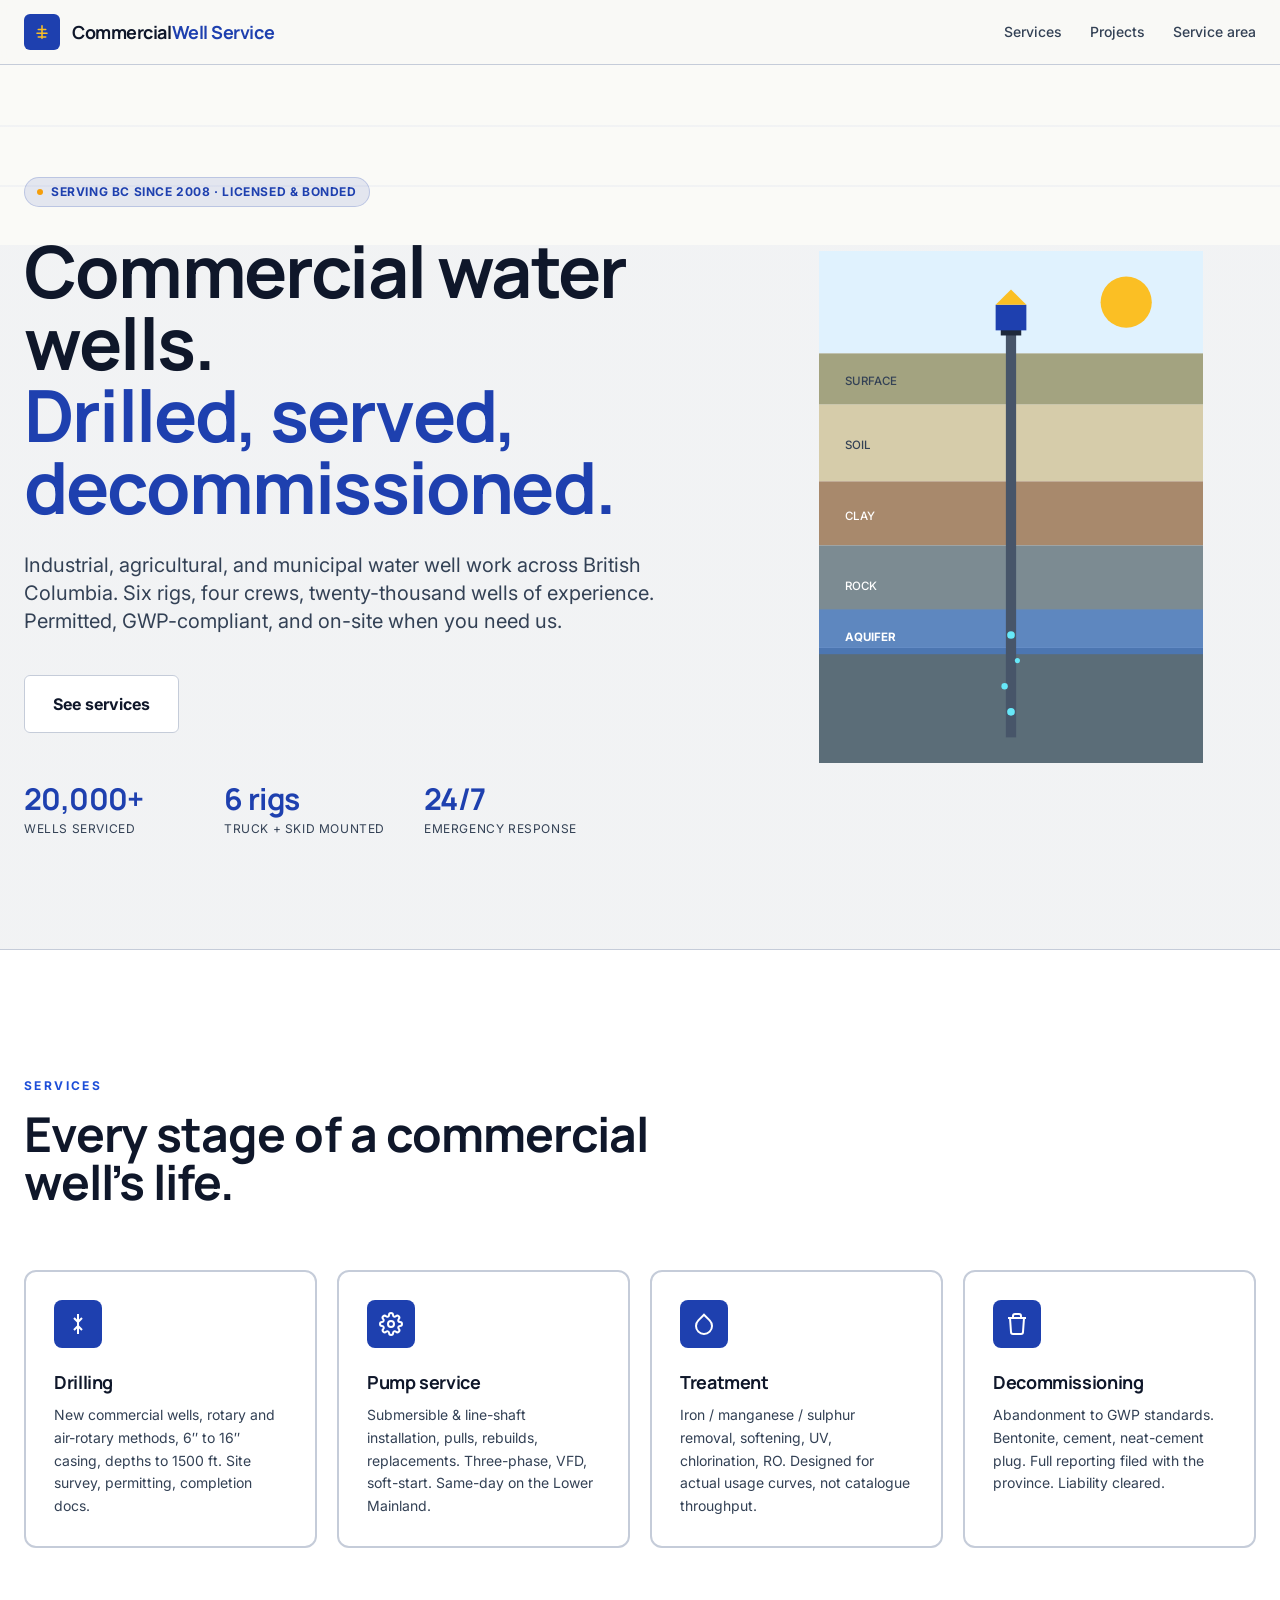
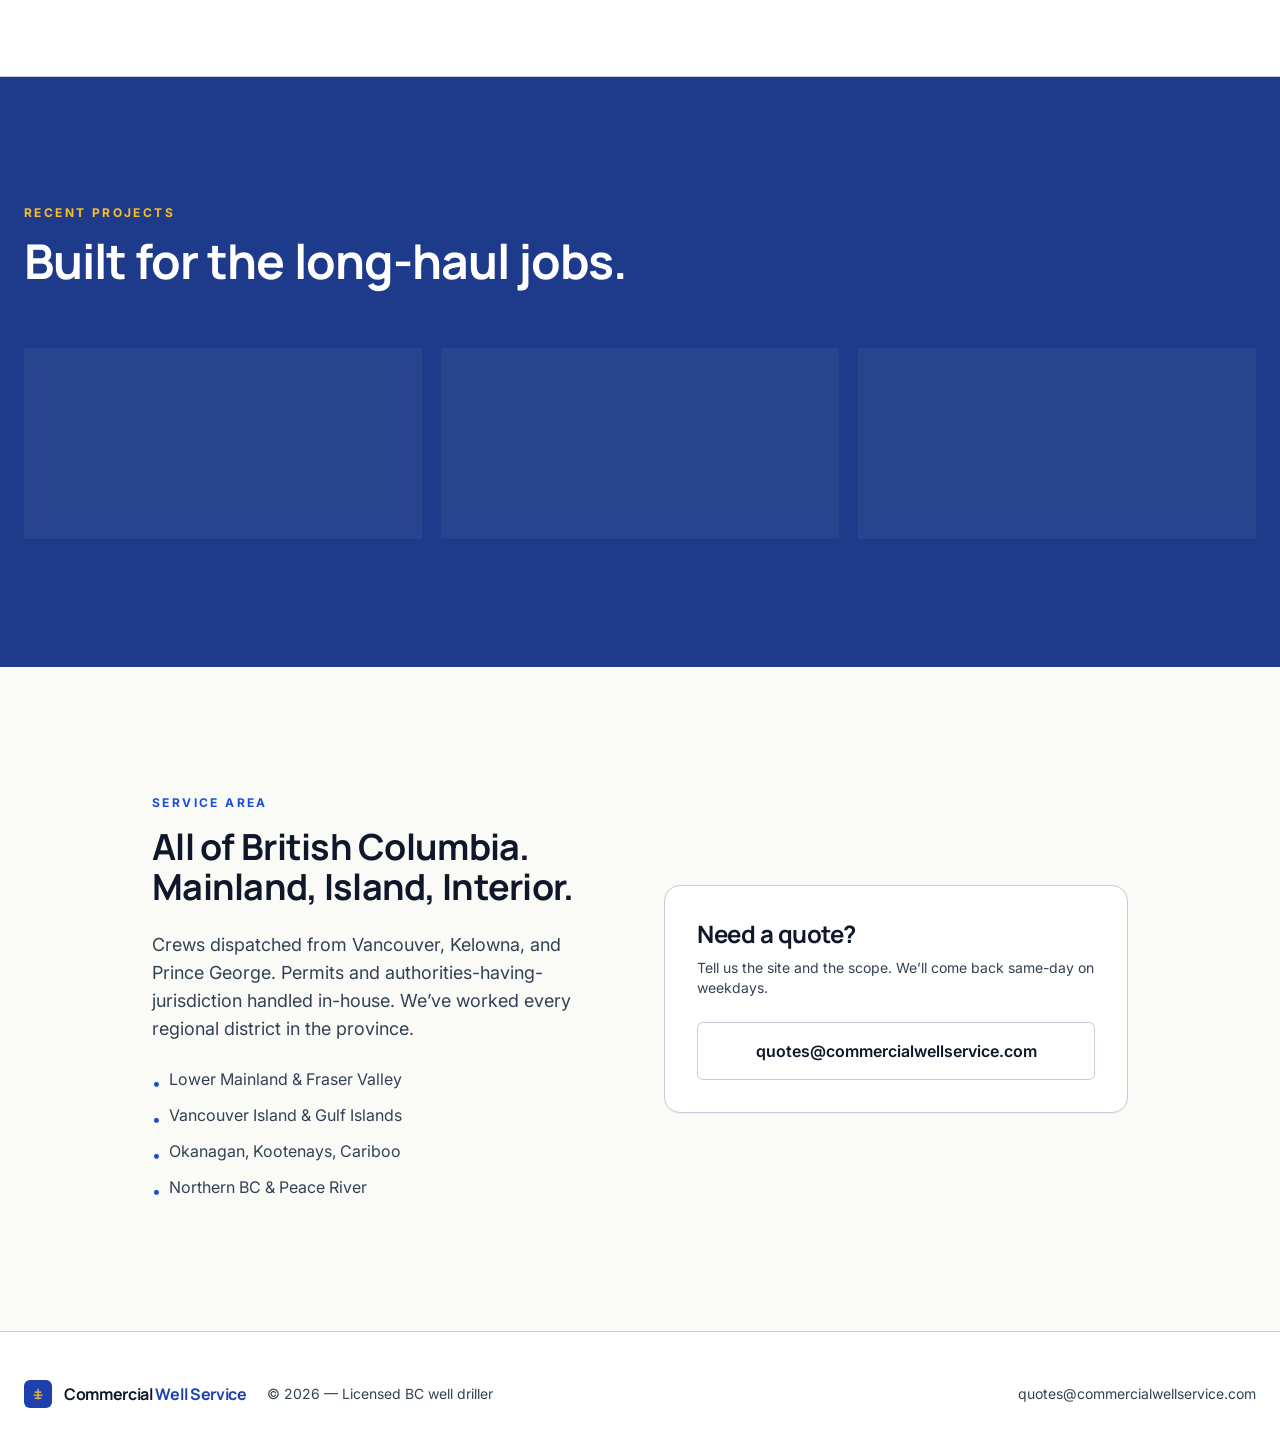
<file: index.html>
<!DOCTYPE html>
<html lang="en" class="scroll-smooth">
<head>
<meta charset="UTF-8">
<meta name="viewport" content="width=device-width, initial-scale=1.0">
<title>Commercial Well Service — Drilling, Maintenance &amp; Decommissioning</title>
<meta name="description" content="Commercial water well drilling, pump service, water treatment, and decommissioning for industrial, agricultural, and municipal sites across British Columbia.">
<meta name="theme-color" content="#1E40AF">
<meta property="og:title" content="Commercial Well Service — Drilling, Maintenance & Decommissioning">
<meta property="og:description" content="Commercial water well drilling, pump service, and decommissioning across British Columbia.">
<meta property="og:type" content="website">
<meta property="og:url" content="https://commercialwellservice.com">
<link rel="canonical" href="https://commercialwellservice.com/">
<link rel="preconnect" href="https://fonts.googleapis.com">
<link rel="preconnect" href="https://fonts.gstatic.com" crossorigin>
<link href="https://fonts.googleapis.com/css2?family=Inter:wght@400;500;600;700&family=Manrope:wght@600;700;800&display=swap" rel="stylesheet" media="print" onload="this.media='all'">
<noscript><link href="https://fonts.googleapis.com/css2?family=Inter:wght@400;500;600;700&family=Manrope:wght@600;700;800&display=swap" rel="stylesheet"></noscript>
<link rel="icon" href="data:image/svg+xml,%3Csvg xmlns='http://www.w3.org/2000/svg' viewBox='0 0 32 32'%3E%3Crect width='32' height='32' fill='%231E40AF' rx='6'/%3E%3Cpath d='M16 6 L16 26 M10 12 L22 12 M8 18 L24 18 M10 24 L22 24' stroke='%23FBBF24' stroke-width='2.5' stroke-linecap='round'/%3E%3C/svg%3E">
<style>
  body { font-family: 'Inter', system-ui, sans-serif; }
  .font-display { font-family: 'Manrope', system-ui, sans-serif; letter-spacing: -0.02em; }
  *:focus-visible { outline: 3px solid #1E40AF; outline-offset: 3px; border-radius: 4px; }
  .strata {
    background-image:
      linear-gradient(180deg, transparent 0, transparent 60px, rgba(30,64,175,.04) 60px, rgba(30,64,175,.04) 62px,
                              transparent 62px, transparent 120px, rgba(30,64,175,.04) 120px, rgba(30,64,175,.04) 122px,
                              transparent 122px, transparent 180px, rgba(30,64,175,.04) 180px, rgba(30,64,175,.04) 182px);
  }
  @media (prefers-reduced-motion: no-preference) {
    .reveal { opacity: 0; transform: translateY(20px); animation: rise .7s ease-out forwards; }
    .reveal-2 { animation-delay: .1s; }
    @keyframes rise { to { opacity: 1; transform: translateY(0); } }
  }
</style>
<link rel="stylesheet" href="/style.css">
</head>
<body class="bg-sand-50 text-steel-900 antialiased">

<a href="#main" class="sr-only focus:not-sr-only focus:fixed focus:top-4 focus:left-4 bg-deep-800 text-white px-4 py-2 rounded-md z-50 text-sm font-medium">Skip to content</a>

<header class="sticky top-0 z-30 border-b border-steel-200 bg-sand-50/90 backdrop-blur">
  <div class="max-w-7xl mx-auto px-6 h-16 flex items-center justify-between">
    <a href="#" class="flex items-center gap-3" aria-label="Commercial Well Service home">
      <span class="w-9 h-9 rounded-md bg-deep-800 grid place-items-center" aria-hidden="true">
        <svg class="w-5 h-5" viewBox="0 0 32 32" aria-hidden="true"><path d="M16 6 L16 26 M10 12 L22 12 M8 18 L24 18 M10 24 L22 24" stroke="#FBBF24" stroke-width="2.5" stroke-linecap="round"/></svg>
      </span>
      <span class="font-display font-bold text-lg leading-tight tracking-tight">Commercial<br class="md:hidden"><span class="text-deep-800">Well Service</span></span>
    </a>
    <nav class="hidden md:flex items-center gap-7 text-sm font-medium text-steel-700" aria-label="Primary">
      <a href="#services" class="hover:text-deep-700 transition-colors">Services</a>
      <a href="#projects" class="hover:text-deep-700 transition-colors">Projects</a>
      <a href="#area" class="hover:text-deep-700 transition-colors">Service area</a>
    </nav>
  </div>
</header>

<main id="main">

  <!-- HERO -->
  <section class="relative overflow-hidden strata">
    <div class="relative max-w-7xl mx-auto px-6 pt-20 pb-24 md:pt-28 md:pb-28">
      <div class="grid md:grid-cols-12 gap-10 items-center">
        <div class="md:col-span-7 reveal">
          <div class="inline-flex items-center gap-2 bg-deep-800/10 border border-deep-800/20 px-3 py-1.5 rounded-full text-xs font-bold mb-7 text-deep-800 uppercase tracking-wider">
            <span class="w-1.5 h-1.5 bg-amber-500 rounded-full" aria-hidden="true"></span>
            Serving BC since 2008 &middot; Licensed &amp; bonded
          </div>
          <h1 class="font-display text-5xl md:text-6xl lg:text-7xl font-bold leading-[1.05] tracking-tight mb-7">
            Commercial water wells.<br>
            <span class="text-deep-800">Drilled, served, decommissioned.</span>
          </h1>
          <p class="text-lg md:text-xl text-steel-700 leading-relaxed mb-10 max-w-2xl">
            Industrial, agricultural, and municipal water well work across British
            Columbia. Six rigs, four crews, twenty-thousand wells of experience.
            Permitted, GWP-compliant, and on-site when you need us.
          </p>
          <div class="flex flex-col sm:flex-row gap-3">
            <a href="#services" class="inline-flex items-center justify-center gap-2 bg-white hover:bg-steel-100 text-steel-900 border border-steel-200 px-7 py-4 rounded-md text-base font-bold transition-colors min-h-[52px]">
              See services
            </a>
          </div>
          <div class="mt-12 grid grid-cols-3 gap-6 max-w-xl">
            <div>
              <div class="font-display text-3xl font-bold text-deep-800">20,000+</div>
              <div class="text-xs text-steel-700 mt-1 uppercase tracking-wider">Wells serviced</div>
            </div>
            <div>
              <div class="font-display text-3xl font-bold text-deep-800">6 rigs</div>
              <div class="text-xs text-steel-700 mt-1 uppercase tracking-wider">Truck + skid mounted</div>
            </div>
            <div>
              <div class="font-display text-3xl font-bold text-deep-800">24/7</div>
              <div class="text-xs text-steel-700 mt-1 uppercase tracking-wider">Emergency response</div>
            </div>
          </div>
        </div>
        <aside class="md:col-span-5">
          <!-- Cross-section illustration -->
          <div class="relative aspect-[3/4] max-w-sm mx-auto">
            <svg viewBox="0 0 300 400" class="w-full h-full" aria-hidden="true">
              <!-- Sky -->
              <rect width="300" height="80" fill="#E0F2FE"/>
              <!-- Sun -->
              <circle cx="240" cy="40" r="20" fill="#FBBF24"/>
              <!-- Ground -->
              <rect y="80" width="300" height="40" fill="#A3A380"/>
              <!-- Strata -->
              <rect y="120" width="300" height="60" fill="#D6CCAA"/>
              <rect y="180" width="300" height="50" fill="#A8896C"/>
              <rect y="230" width="300" height="80" fill="#7C8B92"/>
              <rect y="310" width="300" height="90" fill="#5B6D78"/>
              <!-- Aquifer -->
              <rect y="280" width="300" height="35" fill="#3B82F6" opacity="0.45"/>
              <!-- Well casing -->
              <rect x="146" y="60" width="8" height="320" fill="#475569"/>
              <rect x="142" y="58" width="16" height="8" fill="#1E293B"/>
              <!-- Pump head -->
              <rect x="138" y="42" width="24" height="20" fill="#1E40AF"/>
              <path d="M138 42 L150 30 L162 42 Z" fill="#FBBF24"/>
              <!-- Water -->
              <circle cx="150" cy="300" r="3" fill="#67E8F9"/>
              <circle cx="155" cy="320" r="2" fill="#67E8F9"/>
              <circle cx="145" cy="340" r="2.5" fill="#67E8F9"/>
              <circle cx="150" cy="360" r="3" fill="#67E8F9"/>
              <!-- Labels -->
              <text x="20" y="105" font-family="Inter, sans-serif" font-size="9" fill="#334155" font-weight="500">SURFACE</text>
              <text x="20" y="155" font-family="Inter, sans-serif" font-size="9" fill="#334155" font-weight="500">SOIL</text>
              <text x="20" y="210" font-family="Inter, sans-serif" font-size="9" fill="#fff" font-weight="500">CLAY</text>
              <text x="20" y="265" font-family="Inter, sans-serif" font-size="9" fill="#fff" font-weight="500">ROCK</text>
              <text x="20" y="305" font-family="Inter, sans-serif" font-size="9" fill="#fff" font-weight="700">AQUIFER</text>
            </svg>
          </div>
        </aside>
      </div>
    </div>
  </section>

  <!-- SERVICES -->
  <section id="services" class="py-24 md:py-32 bg-white border-y border-steel-200">
    <div class="max-w-7xl mx-auto px-6">
      <div class="max-w-2xl mb-16">
        <div class="text-xs uppercase tracking-[0.2em] text-deep-700 font-bold mb-4">Services</div>
        <h2 class="font-display text-4xl md:text-5xl font-bold leading-tight mb-5">
          Every stage of a commercial well&rsquo;s life.
        </h2>
      </div>
      <div class="grid sm:grid-cols-2 lg:grid-cols-4 gap-5">
        <article class="rounded-xl border-2 border-steel-200 hover:border-deep-700 transition-colors p-7 bg-white">
          <div class="w-12 h-12 rounded-lg bg-deep-800 text-white flex items-center justify-center mb-5">
            <svg class="w-6 h-6" viewBox="0 0 24 24" fill="none" stroke="currentColor" stroke-width="2" aria-hidden="true"><path d="M12 2v20M8 6l4 4 4-4M8 18l4-4 4 4"/></svg>
          </div>
          <h3 class="font-display text-lg font-bold mb-2">Drilling</h3>
          <p class="text-sm text-steel-700 leading-relaxed">New commercial wells, rotary and air-rotary methods, 6&Prime; to 16&Prime; casing, depths to 1500 ft. Site survey, permitting, completion docs.</p>
        </article>
        <article class="rounded-xl border-2 border-steel-200 hover:border-deep-700 transition-colors p-7 bg-white">
          <div class="w-12 h-12 rounded-lg bg-deep-800 text-white flex items-center justify-center mb-5">
            <svg class="w-6 h-6" viewBox="0 0 24 24" fill="none" stroke="currentColor" stroke-width="2" aria-hidden="true"><circle cx="12" cy="12" r="3"/><path d="M19.4 15a1.65 1.65 0 00.33 1.82l.06.06a2 2 0 01-2.83 2.83l-.06-.06a1.65 1.65 0 00-1.82-.33 1.65 1.65 0 00-1 1.51V21a2 2 0 01-4 0v-.09A1.65 1.65 0 009 19.4a1.65 1.65 0 00-1.82.33l-.06.06a2 2 0 01-2.83-2.83l.06-.06a1.65 1.65 0 00.33-1.82 1.65 1.65 0 00-1.51-1H3a2 2 0 010-4h.09A1.65 1.65 0 004.6 9a1.65 1.65 0 00-.33-1.82l-.06-.06a2 2 0 012.83-2.83l.06.06a1.65 1.65 0 001.82.33H9a1.65 1.65 0 001-1.51V3a2 2 0 014 0v.09a1.65 1.65 0 001 1.51 1.65 1.65 0 001.82-.33l.06-.06a2 2 0 012.83 2.83l-.06.06a1.65 1.65 0 00-.33 1.82V9a1.65 1.65 0 001.51 1H21a2 2 0 010 4h-.09a1.65 1.65 0 00-1.51 1z"/></svg>
          </div>
          <h3 class="font-display text-lg font-bold mb-2">Pump service</h3>
          <p class="text-sm text-steel-700 leading-relaxed">Submersible &amp; line-shaft installation, pulls, rebuilds, replacements. Three-phase, VFD, soft-start. Same-day on the Lower Mainland.</p>
        </article>
        <article class="rounded-xl border-2 border-steel-200 hover:border-deep-700 transition-colors p-7 bg-white">
          <div class="w-12 h-12 rounded-lg bg-deep-800 text-white flex items-center justify-center mb-5">
            <svg class="w-6 h-6" viewBox="0 0 24 24" fill="none" stroke="currentColor" stroke-width="2" aria-hidden="true"><path d="M12 2.69l5.66 5.66a8 8 0 11-11.31 0z"/></svg>
          </div>
          <h3 class="font-display text-lg font-bold mb-2">Treatment</h3>
          <p class="text-sm text-steel-700 leading-relaxed">Iron / manganese / sulphur removal, softening, UV, chlorination, RO. Designed for actual usage curves, not catalogue throughput.</p>
        </article>
        <article class="rounded-xl border-2 border-steel-200 hover:border-deep-700 transition-colors p-7 bg-white">
          <div class="w-12 h-12 rounded-lg bg-deep-800 text-white flex items-center justify-center mb-5">
            <svg class="w-6 h-6" viewBox="0 0 24 24" fill="none" stroke="currentColor" stroke-width="2" aria-hidden="true"><path d="M3 6h18M8 6V4a2 2 0 012-2h4a2 2 0 012 2v2M19 6l-1 14a2 2 0 01-2 2H8a2 2 0 01-2-2L5 6"/></svg>
          </div>
          <h3 class="font-display text-lg font-bold mb-2">Decommissioning</h3>
          <p class="text-sm text-steel-700 leading-relaxed">Abandonment to GWP standards. Bentonite, cement, neat-cement plug. Full reporting filed with the province. Liability cleared.</p>
        </article>
      </div>
    </div>
  </section>

  <!-- PROJECTS -->
  <section id="projects" class="py-24 md:py-32 bg-deep-900 text-white">
    <div class="max-w-7xl mx-auto px-6">
      <div class="max-w-2xl mb-16">
        <div class="text-xs uppercase tracking-[0.2em] text-amber-400 font-bold mb-4">Recent projects</div>
        <h2 class="font-display text-4xl md:text-5xl font-bold leading-tight">
          Built for the long-haul jobs.
        </h2>
      </div>
      <div class="grid md:grid-cols-3 gap-5">
        <div class="rounded-xl border border-white/10 bg-white/5 backdrop-blur p-7">
          <div class="text-xs font-mono uppercase tracking-widest text-amber-400 mb-3">Agriculture</div>
          <h3 class="font-display text-xl font-bold mb-2">Fraser Valley dairy</h3>
          <p class="text-sm text-white/70 leading-relaxed">Twin 12&Prime; production wells, 800 ft, paired iron/manganese treatment train. 14-day mobilization.</p>
        </div>
        <div class="rounded-xl border border-white/10 bg-white/5 backdrop-blur p-7">
          <div class="text-xs font-mono uppercase tracking-widest text-amber-400 mb-3">Municipal</div>
          <h3 class="font-display text-xl font-bold mb-2">North Okanagan utility</h3>
          <p class="text-sm text-white/70 leading-relaxed">3-well booster system, SCADA-integrated, UV disinfection. Commissioned in Q2, on schedule.</p>
        </div>
        <div class="rounded-xl border border-white/10 bg-white/5 backdrop-blur p-7">
          <div class="text-xs font-mono uppercase tracking-widest text-amber-400 mb-3">Industrial</div>
          <h3 class="font-display text-xl font-bold mb-2">Kamloops cement plant</h3>
          <p class="text-sm text-white/70 leading-relaxed">Decommissioning of six legacy production wells, GWP-compliant plug + report. Liability transferred.</p>
        </div>
      </div>
    </div>
  </section>

  <!-- SERVICE AREA + CTA -->
  <section id="area" class="py-24 md:py-32 bg-sand-50">
    <div class="max-w-5xl mx-auto px-6">
      <div class="grid md:grid-cols-2 gap-12 items-center">
        <div>
          <div class="text-xs uppercase tracking-[0.2em] text-deep-700 font-bold mb-4">Service area</div>
          <h2 class="font-display text-3xl md:text-4xl font-bold leading-tight mb-6">
            All of British Columbia.<br>Mainland, Island, Interior.
          </h2>
          <p class="text-lg text-steel-700 mb-6">
            Crews dispatched from Vancouver, Kelowna, and Prince George. Permits and
            authorities-having-jurisdiction handled in-house. We&rsquo;ve worked every
            regional district in the province.
          </p>
          <ul class="space-y-2 text-steel-700">
            <li class="flex items-start gap-2"><span class="text-deep-700 mt-1" aria-hidden="true">&bull;</span>Lower Mainland &amp; Fraser Valley</li>
            <li class="flex items-start gap-2"><span class="text-deep-700 mt-1" aria-hidden="true">&bull;</span>Vancouver Island &amp; Gulf Islands</li>
            <li class="flex items-start gap-2"><span class="text-deep-700 mt-1" aria-hidden="true">&bull;</span>Okanagan, Kootenays, Cariboo</li>
            <li class="flex items-start gap-2"><span class="text-deep-700 mt-1" aria-hidden="true">&bull;</span>Northern BC &amp; Peace River</li>
          </ul>
        </div>
        <div class="bg-white rounded-2xl border border-steel-200 p-8 shadow-sm">
          <h3 class="font-display text-2xl font-bold mb-2">Need a quote?</h3>
          <p class="text-sm text-steel-700 mb-6">Tell us the site and the scope. We&rsquo;ll come back same-day on weekdays.</p>
          <a href="mailto:quotes@commercialwellservice.com" class="block w-full text-center bg-white hover:bg-steel-100 text-steel-900 border border-steel-200 font-semibold px-7 py-4 rounded-md transition-colors min-h-[52px] inline-flex items-center justify-center">
            quotes@commercialwellservice.com
          </a>
        </div>
      </div>
    </div>
  </section>

</main>

<footer class="border-t border-steel-200 bg-white py-12">
  <div class="max-w-7xl mx-auto px-6 flex flex-col md:flex-row items-start md:items-center justify-between gap-6">
    <div class="flex items-center gap-3">
      <span class="w-7 h-7 rounded-md bg-deep-800 grid place-items-center" aria-hidden="true">
        <svg class="w-4 h-4" viewBox="0 0 32 32" aria-hidden="true"><path d="M16 6 L16 26 M10 12 L22 12 M8 18 L24 18 M10 24 L22 24" stroke="#FBBF24" stroke-width="2.5" stroke-linecap="round"/></svg>
      </span>
      <span class="font-display font-bold">Commercial <span class="text-deep-800">Well Service</span></span>
      <span class="text-sm text-steel-700 ml-2">&copy; 2026 &mdash; Licensed BC well driller</span>
    </div>
    <div class="flex items-center gap-6 text-sm text-steel-700">
      <a href="mailto:quotes@commercialwellservice.com" class="hover:text-deep-700 transition-colors">quotes@commercialwellservice.com</a>
    </div>
  </div>
</footer>

</body>
</html>
</file>
<file: style.css>
*,:after,:before{--tw-border-spacing-x:0;--tw-border-spacing-y:0;--tw-translate-x:0;--tw-translate-y:0;--tw-rotate:0;--tw-skew-x:0;--tw-skew-y:0;--tw-scale-x:1;--tw-scale-y:1;--tw-pan-x: ;--tw-pan-y: ;--tw-pinch-zoom: ;--tw-scroll-snap-strictness:proximity;--tw-gradient-from-position: ;--tw-gradient-via-position: ;--tw-gradient-to-position: ;--tw-ordinal: ;--tw-slashed-zero: ;--tw-numeric-figure: ;--tw-numeric-spacing: ;--tw-numeric-fraction: ;--tw-ring-inset: ;--tw-ring-offset-width:0px;--tw-ring-offset-color:#fff;--tw-ring-color:rgba(59,130,246,.5);--tw-ring-offset-shadow:0 0 #0000;--tw-ring-shadow:0 0 #0000;--tw-shadow:0 0 #0000;--tw-shadow-colored:0 0 #0000;--tw-blur: ;--tw-brightness: ;--tw-contrast: ;--tw-grayscale: ;--tw-hue-rotate: ;--tw-invert: ;--tw-saturate: ;--tw-sepia: ;--tw-drop-shadow: ;--tw-backdrop-blur: ;--tw-backdrop-brightness: ;--tw-backdrop-contrast: ;--tw-backdrop-grayscale: ;--tw-backdrop-hue-rotate: ;--tw-backdrop-invert: ;--tw-backdrop-opacity: ;--tw-backdrop-saturate: ;--tw-backdrop-sepia: ;--tw-contain-size: ;--tw-contain-layout: ;--tw-contain-paint: ;--tw-contain-style: }::backdrop{--tw-border-spacing-x:0;--tw-border-spacing-y:0;--tw-translate-x:0;--tw-translate-y:0;--tw-rotate:0;--tw-skew-x:0;--tw-skew-y:0;--tw-scale-x:1;--tw-scale-y:1;--tw-pan-x: ;--tw-pan-y: ;--tw-pinch-zoom: ;--tw-scroll-snap-strictness:proximity;--tw-gradient-from-position: ;--tw-gradient-via-position: ;--tw-gradient-to-position: ;--tw-ordinal: ;--tw-slashed-zero: ;--tw-numeric-figure: ;--tw-numeric-spacing: ;--tw-numeric-fraction: ;--tw-ring-inset: ;--tw-ring-offset-width:0px;--tw-ring-offset-color:#fff;--tw-ring-color:rgba(59,130,246,.5);--tw-ring-offset-shadow:0 0 #0000;--tw-ring-shadow:0 0 #0000;--tw-shadow:0 0 #0000;--tw-shadow-colored:0 0 #0000;--tw-blur: ;--tw-brightness: ;--tw-contrast: ;--tw-grayscale: ;--tw-hue-rotate: ;--tw-invert: ;--tw-saturate: ;--tw-sepia: ;--tw-drop-shadow: ;--tw-backdrop-blur: ;--tw-backdrop-brightness: ;--tw-backdrop-contrast: ;--tw-backdrop-grayscale: ;--tw-backdrop-hue-rotate: ;--tw-backdrop-invert: ;--tw-backdrop-opacity: ;--tw-backdrop-saturate: ;--tw-backdrop-sepia: ;--tw-contain-size: ;--tw-contain-layout: ;--tw-contain-paint: ;--tw-contain-style: }/*! tailwindcss v3.4.17 | MIT License | https://tailwindcss.com*/*,:after,:before{box-sizing:border-box;border:0 solid #e5e7eb}:after,:before{--tw-content:""}:host,html{line-height:1.5;-webkit-text-size-adjust:100%;-moz-tab-size:4;-o-tab-size:4;tab-size:4;font-family:Inter,system-ui,sans-serif;font-feature-settings:normal;font-variation-settings:normal;-webkit-tap-highlight-color:transparent}body{margin:0;line-height:inherit}hr{height:0;color:inherit;border-top-width:1px}abbr:where([title]){-webkit-text-decoration:underline dotted;text-decoration:underline dotted}h1,h2,h3,h4,h5,h6{font-size:inherit;font-weight:inherit}a{color:inherit;text-decoration:inherit}b,strong{font-weight:bolder}code,kbd,pre,samp{font-family:ui-monospace,SFMono-Regular,Menlo,Monaco,Consolas,Liberation Mono,Courier New,monospace;font-feature-settings:normal;font-variation-settings:normal;font-size:1em}small{font-size:80%}sub,sup{font-size:75%;line-height:0;position:relative;vertical-align:baseline}sub{bottom:-.25em}sup{top:-.5em}table{text-indent:0;border-color:inherit;border-collapse:collapse}button,input,optgroup,select,textarea{font-family:inherit;font-feature-settings:inherit;font-variation-settings:inherit;font-size:100%;font-weight:inherit;line-height:inherit;letter-spacing:inherit;color:inherit;margin:0;padding:0}button,select{text-transform:none}button,input:where([type=button]),input:where([type=reset]),input:where([type=submit]){-webkit-appearance:button;background-color:transparent;background-image:none}:-moz-focusring{outline:auto}:-moz-ui-invalid{box-shadow:none}progress{vertical-align:baseline}::-webkit-inner-spin-button,::-webkit-outer-spin-button{height:auto}[type=search]{-webkit-appearance:textfield;outline-offset:-2px}::-webkit-search-decoration{-webkit-appearance:none}::-webkit-file-upload-button{-webkit-appearance:button;font:inherit}summary{display:list-item}blockquote,dd,dl,figure,h1,h2,h3,h4,h5,h6,hr,p,pre{margin:0}fieldset{margin:0}fieldset,legend{padding:0}menu,ol,ul{list-style:none;margin:0;padding:0}dialog{padding:0}textarea{resize:vertical}input::-moz-placeholder,textarea::-moz-placeholder{opacity:1;color:#9ca3af}input::placeholder,textarea::placeholder{opacity:1;color:#9ca3af}[role=button],button{cursor:pointer}:disabled{cursor:default}audio,canvas,embed,iframe,img,object,svg,video{display:block;vertical-align:middle}img,video{max-width:100%;height:auto}[hidden]:where(:not([hidden=until-found])){display:none}.sr-only{position:absolute;width:1px;height:1px;padding:0;margin:-1px;overflow:hidden;clip:rect(0,0,0,0);white-space:nowrap;border-width:0}.relative{position:relative}.sticky{position:sticky}.top-0{top:0}.z-30{z-index:30}.z-50{z-index:50}.mx-auto{margin-left:auto;margin-right:auto}.mb-10{margin-bottom:2.5rem}.mb-16{margin-bottom:4rem}.mb-2{margin-bottom:.5rem}.mb-3{margin-bottom:.75rem}.mb-4{margin-bottom:1rem}.mb-5{margin-bottom:1.25rem}.mb-6{margin-bottom:1.5rem}.mb-7{margin-bottom:1.75rem}.ml-2{margin-left:.5rem}.mt-1{margin-top:.25rem}.mt-12{margin-top:3rem}.block{display:block}.flex{display:flex}.inline-flex{display:inline-flex}.grid{display:grid}.hidden{display:none}.aspect-\[3\/4\]{aspect-ratio:3/4}.h-1\.5{height:.375rem}.h-12{height:3rem}.h-16{height:4rem}.h-4{height:1rem}.h-5{height:1.25rem}.h-6{height:1.5rem}.h-7{height:1.75rem}.h-9{height:2.25rem}.h-full{height:100%}.min-h-\[52px\]{min-height:52px}.w-1\.5{width:.375rem}.w-12{width:3rem}.w-4{width:1rem}.w-5{width:1.25rem}.w-6{width:1.5rem}.w-7{width:1.75rem}.w-9{width:2.25rem}.w-full{width:100%}.max-w-2xl{max-width:42rem}.max-w-5xl{max-width:64rem}.max-w-7xl{max-width:80rem}.max-w-sm{max-width:24rem}.max-w-xl{max-width:36rem}.transform{transform:translate(var(--tw-translate-x),var(--tw-translate-y)) rotate(var(--tw-rotate)) skewX(var(--tw-skew-x)) skewY(var(--tw-skew-y)) scaleX(var(--tw-scale-x)) scaleY(var(--tw-scale-y))}.grid-cols-3{grid-template-columns:repeat(3,minmax(0,1fr))}.flex-col{flex-direction:column}.place-items-center{place-items:center}.items-start{align-items:flex-start}.items-center{align-items:center}.justify-center{justify-content:center}.justify-between{justify-content:space-between}.gap-10{gap:2.5rem}.gap-12{gap:3rem}.gap-2{gap:.5rem}.gap-3{gap:.75rem}.gap-5{gap:1.25rem}.gap-6{gap:1.5rem}.gap-7{gap:1.75rem}.space-y-2>:not([hidden])~:not([hidden]){--tw-space-y-reverse:0;margin-top:calc(.5rem*(1 - var(--tw-space-y-reverse)));margin-bottom:calc(.5rem*var(--tw-space-y-reverse))}.overflow-hidden{overflow:hidden}.scroll-smooth{scroll-behavior:smooth}.rounded-2xl{border-radius:1rem}.rounded-full{border-radius:9999px}.rounded-lg{border-radius:.5rem}.rounded-md{border-radius:.375rem}.rounded-xl{border-radius:.75rem}.border{border-width:1px}.border-2{border-width:2px}.border-y{border-top-width:1px}.border-b,.border-y{border-bottom-width:1px}.border-t{border-top-width:1px}.border-deep-800\/20{border-color:rgba(30,64,175,.2)}.border-steel-200{--tw-border-opacity:1;border-color:rgb(197 204 217/var(--tw-border-opacity,1))}.border-white\/10{border-color:hsla(0,0%,100%,.1)}.bg-amber-500{--tw-bg-opacity:1;background-color:rgb(245 158 11/var(--tw-bg-opacity,1))}.bg-deep-800{--tw-bg-opacity:1;background-color:rgb(30 64 175/var(--tw-bg-opacity,1))}.bg-deep-800\/10{background-color:rgba(30,64,175,.1)}.bg-deep-900{--tw-bg-opacity:1;background-color:rgb(30 58 138/var(--tw-bg-opacity,1))}.bg-sand-50{--tw-bg-opacity:1;background-color:rgb(250 250 247/var(--tw-bg-opacity,1))}.bg-sand-50\/90{background-color:hsla(60,23%,97%,.9)}.bg-white{--tw-bg-opacity:1;background-color:rgb(255 255 255/var(--tw-bg-opacity,1))}.bg-white\/5{background-color:hsla(0,0%,100%,.05)}.p-7{padding:1.75rem}.p-8{padding:2rem}.px-3{padding-left:.75rem;padding-right:.75rem}.px-4{padding-left:1rem;padding-right:1rem}.px-6{padding-left:1.5rem;padding-right:1.5rem}.px-7{padding-left:1.75rem;padding-right:1.75rem}.py-1\.5{padding-top:.375rem;padding-bottom:.375rem}.py-12{padding-top:3rem;padding-bottom:3rem}.py-2{padding-top:.5rem;padding-bottom:.5rem}.py-24{padding-top:6rem;padding-bottom:6rem}.py-4{padding-top:1rem;padding-bottom:1rem}.pb-24{padding-bottom:6rem}.pt-20{padding-top:5rem}.text-center{text-align:center}.font-display{font-family:Manrope,system-ui,sans-serif}.font-mono{font-family:ui-monospace,SFMono-Regular,Menlo,Monaco,Consolas,Liberation Mono,Courier New,monospace}.text-2xl{font-size:1.5rem;line-height:2rem}.text-3xl{font-size:1.875rem;line-height:2.25rem}.text-4xl{font-size:2.25rem;line-height:2.5rem}.text-5xl{font-size:3rem;line-height:1}.text-base{font-size:1rem;line-height:1.5rem}.text-lg{font-size:1.125rem;line-height:1.75rem}.text-sm{font-size:.875rem;line-height:1.25rem}.text-xl{font-size:1.25rem;line-height:1.75rem}.text-xs{font-size:.75rem;line-height:1rem}.font-bold{font-weight:700}.font-medium{font-weight:500}.font-semibold{font-weight:600}.uppercase{text-transform:uppercase}.leading-\[1\.05\]{line-height:1.05}.leading-relaxed{line-height:1.625}.leading-tight{line-height:1.25}.tracking-\[0\.2em\]{letter-spacing:.2em}.tracking-tight{letter-spacing:-.025em}.tracking-wider{letter-spacing:.05em}.tracking-widest{letter-spacing:.1em}.text-amber-400{--tw-text-opacity:1;color:rgb(251 191 36/var(--tw-text-opacity,1))}.text-deep-700{--tw-text-opacity:1;color:rgb(29 78 216/var(--tw-text-opacity,1))}.text-deep-800{--tw-text-opacity:1;color:rgb(30 64 175/var(--tw-text-opacity,1))}.text-steel-700{--tw-text-opacity:1;color:rgb(51 65 85/var(--tw-text-opacity,1))}.text-steel-900{--tw-text-opacity:1;color:rgb(15 23 42/var(--tw-text-opacity,1))}.text-white{--tw-text-opacity:1;color:rgb(255 255 255/var(--tw-text-opacity,1))}.text-white\/70{color:hsla(0,0%,100%,.7)}.antialiased{-webkit-font-smoothing:antialiased;-moz-osx-font-smoothing:grayscale}.shadow-sm{--tw-shadow:0 1px 2px 0 rgba(0,0,0,.05);--tw-shadow-colored:0 1px 2px 0 var(--tw-shadow-color);box-shadow:var(--tw-ring-offset-shadow,0 0 #0000),var(--tw-ring-shadow,0 0 #0000),var(--tw-shadow)}.outline{outline-style:solid}.backdrop-blur{--tw-backdrop-blur:blur(8px);-webkit-backdrop-filter:var(--tw-backdrop-blur) var(--tw-backdrop-brightness) var(--tw-backdrop-contrast) var(--tw-backdrop-grayscale) var(--tw-backdrop-hue-rotate) var(--tw-backdrop-invert) var(--tw-backdrop-opacity) var(--tw-backdrop-saturate) var(--tw-backdrop-sepia);backdrop-filter:var(--tw-backdrop-blur) var(--tw-backdrop-brightness) var(--tw-backdrop-contrast) var(--tw-backdrop-grayscale) var(--tw-backdrop-hue-rotate) var(--tw-backdrop-invert) var(--tw-backdrop-opacity) var(--tw-backdrop-saturate) var(--tw-backdrop-sepia)}.transition-colors{transition-property:color,background-color,border-color,text-decoration-color,fill,stroke;transition-timing-function:cubic-bezier(.4,0,.2,1);transition-duration:.15s}.ease-out{transition-timing-function:cubic-bezier(0,0,.2,1)}.hover\:border-deep-700:hover{--tw-border-opacity:1;border-color:rgb(29 78 216/var(--tw-border-opacity,1))}.hover\:bg-steel-100:hover{--tw-bg-opacity:1;background-color:rgb(229 233 240/var(--tw-bg-opacity,1))}.hover\:text-deep-700:hover{--tw-text-opacity:1;color:rgb(29 78 216/var(--tw-text-opacity,1))}.focus\:not-sr-only:focus{position:static;width:auto;height:auto;padding:0;margin:0;overflow:visible;clip:auto;white-space:normal}.focus\:fixed:focus{position:fixed}.focus\:left-4:focus{left:1rem}.focus\:top-4:focus{top:1rem}@media (min-width:640px){.sm\:grid-cols-2{grid-template-columns:repeat(2,minmax(0,1fr))}.sm\:flex-row{flex-direction:row}}@media (min-width:768px){.md\:col-span-5{grid-column:span 5/span 5}.md\:col-span-7{grid-column:span 7/span 7}.md\:flex{display:flex}.md\:hidden{display:none}.md\:grid-cols-12{grid-template-columns:repeat(12,minmax(0,1fr))}.md\:grid-cols-2{grid-template-columns:repeat(2,minmax(0,1fr))}.md\:grid-cols-3{grid-template-columns:repeat(3,minmax(0,1fr))}.md\:flex-row{flex-direction:row}.md\:items-center{align-items:center}.md\:py-32{padding-top:8rem;padding-bottom:8rem}.md\:pb-28{padding-bottom:7rem}.md\:pt-28{padding-top:7rem}.md\:text-4xl{font-size:2.25rem;line-height:2.5rem}.md\:text-5xl{font-size:3rem;line-height:1}.md\:text-6xl{font-size:3.75rem;line-height:1}.md\:text-xl{font-size:1.25rem;line-height:1.75rem}}@media (min-width:1024px){.lg\:grid-cols-4{grid-template-columns:repeat(4,minmax(0,1fr))}.lg\:text-7xl{font-size:4.5rem;line-height:1}}
</file>
